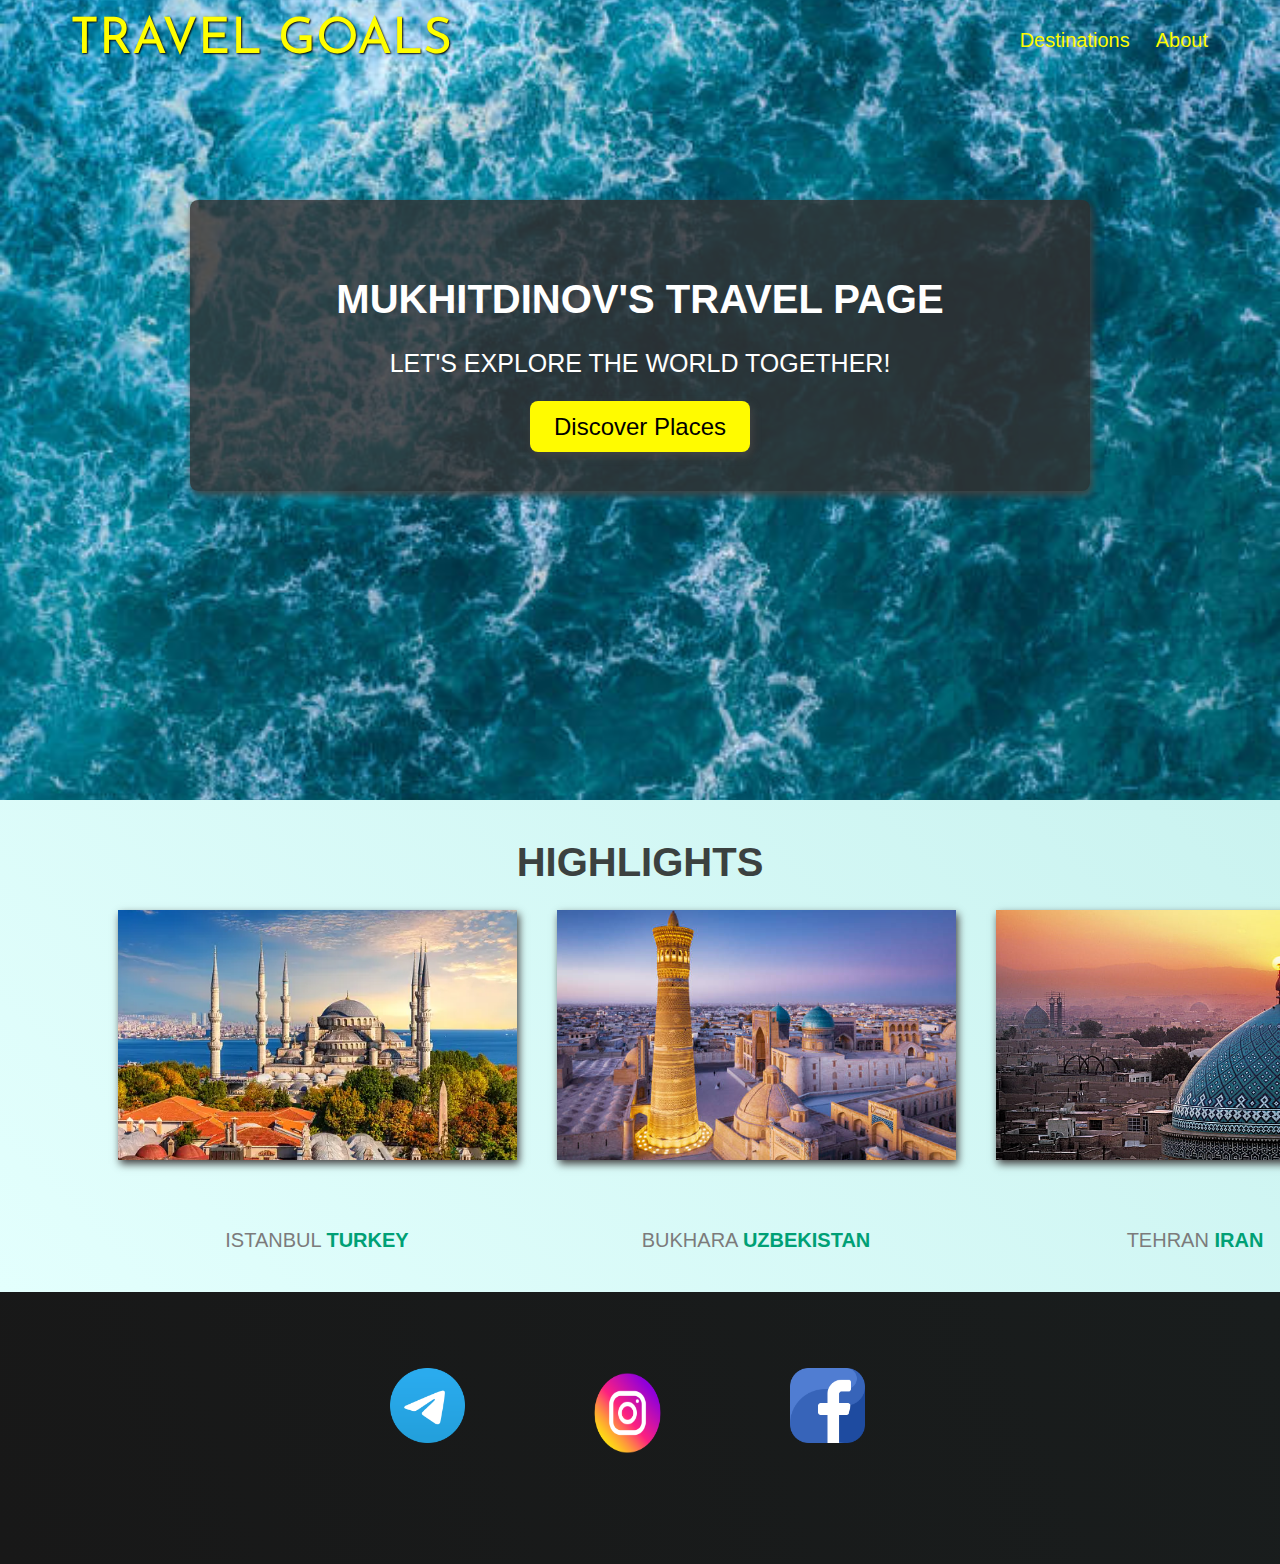
<file: index.html>
<!DOCTYPE html>
<html lang="en">
<head>
    <link rel="preconnect" href="https://fonts.googleapis.com">
<link rel="preconnect" href="https://fonts.gstatic.com" crossorigin>
<link href="https://fonts.googleapis.com/css2?family=Croissant+One&family=Fira+Sans:ital,wght@1,500&family=Josefin+Sans&family=Oswald:wght@700&family=Roboto:ital@1&display=swap" rel="stylesheet">
   <link rel="stylesheet" href="shared.css">
    <link rel="stylesheet" href="styles.css">
    <title>Travel Goals</title>
</head>
<body>
    <header id="container">
        <div id="page-logo">
            <a href="/index.html">Travel Goals</a>
        
        </div>
        <nav> 
            <ul>
                <li><a href="/places.html">Destinations</a></li>
                <li>
                    <a href="">
                    About
                    </a>
                </li>
            </ul>
         </nav>
    </header>
    <main>
        <section id="hero">
            <div id="hero-content">
                <h1>Mukhitdinov's Travel Page</h1>
                <p>Let's explore the world together!</p>
                <a href="/places.html">Discover Places</a>
            </div>
        </section>
        <section id="highlights"> 
            <h2>Highlights</h2>
            <ul id="destinations">
                <li class="destinations">
                    <img src="/images/places/istanbul.jpg" alt="istanbul">
                    <p>Istanbul <strong>TURKEY</strong></p>
                </li>
                <li class="destinations">
                    <img src="/images/places/bukhara.jpg" alt="bukhara">
                    <p>Bukhara <strong>UZBEKISTAN</strong></p>
                </li>
                <li class="destinations">
                    <img src="/images/places/tehran.jpg" alt="tehran">
                    <p>Tehran <strong>IRAN</strong></p>
                </li>
            </ul>
        </section>
    </main>
    <footer>
        <ul>
            <li><a href="https://www.telegram.com"></a> <img src="/images/icons/telegram.png" alt="telegram"></li>
            <li style="width: 100px; height: 120px;"><a href="https://www.instagram.com"></a> <img src="/images/icons/instagram.png" alt="instagram"> </li>
            <li><a href="https://www.facebook.com"></a> <img src="/images/icons/facebook.png" alt="facebook"> </li>
        </ul>

    </footer>
</body>
</html>
</file>
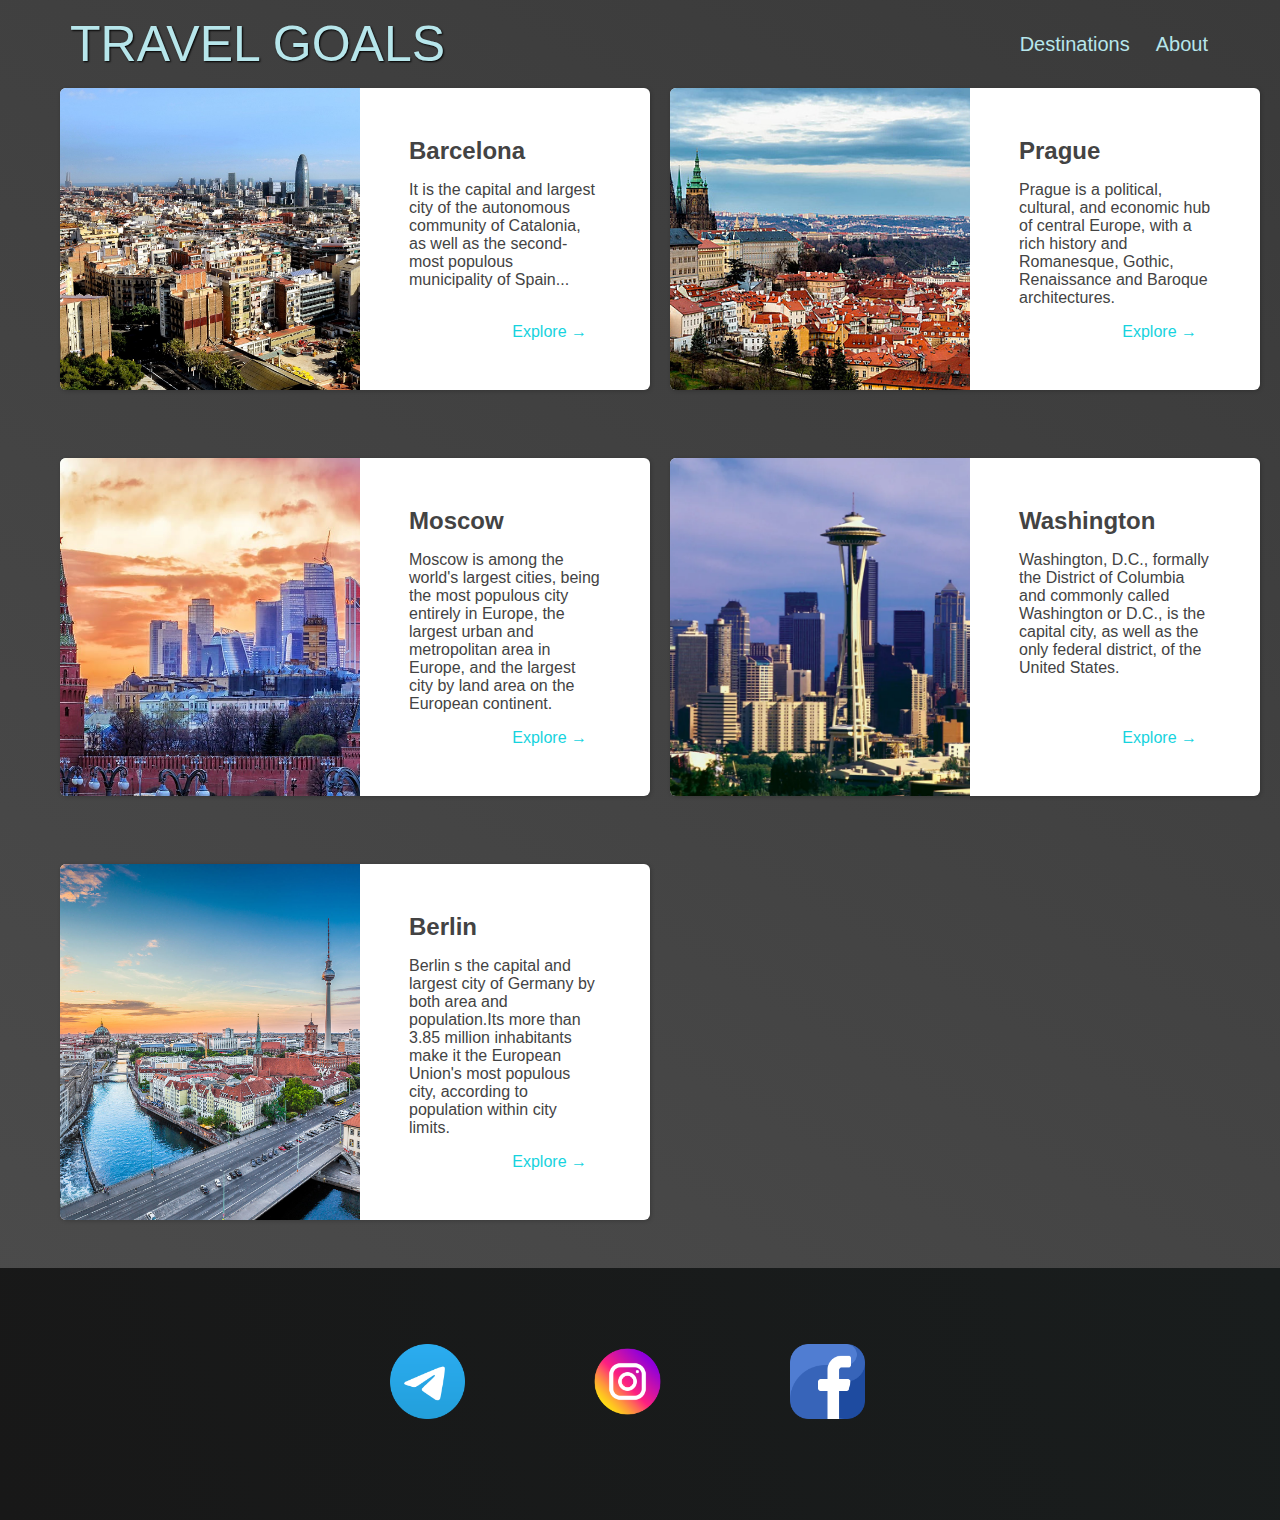
<file: places.html>
<!DOCTYPE html>
<html lang="en">
<head>
    <meta charset="UTF-8"/>
   <link rel="stylesheet" href="shared.css">
    <link rel="stylesheet" href="places.css">
    <title>Travel Goals</title>
</head>
<body>
    <header id="container">
        <div id="page-logo">
            <a href="/index.html">Travel Goals</a>
        
        </div>
        <nav> 
            <ul>
                <li><a href="/places.html">Destinations</a></li>
                <li>
                    <a href="">
                    About
                    </a>
                </li>
            </ul>
         </nav>
    </header>
    <main>
        <ul>
            <li>
                <img src="/images/places/barcelona.jpg" alt="barcelona city">
                <div class="item-content">
                    <div>
                        <h2>Barcelona</h2>
                        <p>
                            It is the capital and largest city of the autonomous community of Catalonia, as well as the second-most populous municipality of Spain...
                        </p>
                    </div>
                    <div class="actions">
                        <a href="https://wikipedia.org/wiki/Barcelona">Explore &#x2192 </a>
                    </div>
                </div>
            </li>
            <li>
                <img src="/images/places/prague.png" alt="prague city">
                <div class="item-content">
                    <div>
                        <h2>Prague</h2>
                        <p>
                            Prague is a political, cultural, and economic hub of central Europe, with a rich history and Romanesque, Gothic, Renaissance and Baroque architectures.
                        </p>
                    </div>
                    <div class="actions">
                        <a href="https://wikipedia.org/wiki/Prague">Explore &#x2192</a>
                    </div>
                </div>
            </li>
            <li>
                <img src="/images/places/moscow.png" alt="moscow city">
                <div class="item-content">
                    <div>
                        <h2>Moscow</h2>
                        <p>
                            Moscow is among the world's largest cities, being the most populous city entirely in Europe, the largest urban and metropolitan area in Europe, and the largest city by land area on the European continent.
                        </p>
                    </div>
                    <div class="actions">
                        <a href="https://wikipedia.org/wiki/Moscow">Explore &#x2192</a>
                    </div>
                </div>
            </li>
            <li>
                <img src="/images/places/washington.png" alt="washington city">
                <div class="item-content">
                    <div>
                        <h2>Washington</h2>
                        <p>
                            Washington, D.C., formally the District of Columbia and commonly called Washington or D.C., is the capital city, as well as the only federal district, of the United States.
                        </p>
                    </div>
                    <div class="actions">
                        <a href="https://wikipedia.org/wiki/Washington">Explore &#x2192</a>
                    </div>
                </div>
            </li>
            <li>
                <img src="/images/places/berlin.png" alt="berlin city">
                <div class="item-content">
                    <div>
                        <h2>Berlin</h2>
                        <p>
                            Berlin s the capital and largest city of Germany by both area and population.Its more than 3.85 million inhabitants make it the European Union's most populous city, according to population within city limits.
                        </p>
                    </div>
                    <div class="actions">
                        <a href="https://wikipedia.org/wiki/Berlin">Explore &#x2192</a>
                    </div>
                </div>
            </li>

        </ul>
    </main>
    <footer>
        <ul>
            <li><a href="https://www.telegram.com"></a> <img src="/images/icons/telegram.png" alt="telegram"></li>
            <li><a href="https://www.instagram.com"></a> <img src="/images/icons/instagram.png" alt="instagram"> </li>
            <li><a href="https://www.facebook.com"></a> <img src="/images/icons/facebook.png" alt="facebook"> </li>
        </ul>

    </footer>
</body>
</html>
</file>
<file: shared.css>
body{
    font-family: "Quicksand", sans-serif;
    margin: 0;
}
ul{
    list-style: none;
    margin: 0;
    padding: o;
}
header{
    display: flex;
    justify-content: space-between;
    align-items: center;
    padding: 15px 60px;
    position: absolute;
    width: 100%;
    box-sizing: border-box;
}
header ul {
 display: flex;
}
header li{
    margin-left: 2px;
}
#page-logo a{
    padding: 10px;
    font-family: 'Josefin Sans', sans-serif;
    color: yellow;
    font-size: 50px;
    text-decoration: none;
    text-transform: uppercase;
    text-shadow: 1px 1px 2px black;
    text-align: center;

}

header a {
    color: rgb(255, 251, 0);
    text-decoration: none;
    font-size: 20px;
    padding: 12px;
    text-shadow: 1px 1px 2px rgba(0, 0, 0, 0);
    border-radius: 6px;
}
header nav li :hover {
    color: rgb(77, 77, 77);
    background-color: rgb(255, 251, 0);
}
footer{
    padding: 36px 0;
    background: linear-gradient(70deg, rgb(24, 24, 24), rgb(25, 29, 29));
}
 
footer ul{
    display: flex;
    justify-content: center;
    padding: 40px;
}
  
footer li{
    width: 100px;
    height: 100px;
    margin: 0 50px;
  
}
footer img{
    width: 75%;
    height: 75%;
    
}
</file>
<file: styles.css>
#hero {
    height: 800px;
    background-image: url("/images/places/ocean.jpg");
    background-position: center;
    background-size: cover;
}
#hero-content {
    width: 900px;
    background-color: rgba(51, 47, 47, 0.8);
    box-shadow: 2px 4px 8px rgb(69, 67, 67);
    border-radius: 8px;
    text-align: center;
    padding: 50px 0;
    margin: 0 auto;
    position: relative;
    top: 200px;
}
#hero-content h1{
    color: white;
    text-transform: uppercase;
    font-size: 40px;
    font-family: sans-serif;
}
#hero-content p{
    color: white;
    text-transform: uppercase;
    font-size: 25px;
    font-family: sans-serif;
    font-weight: 300px;
    margin-bottom: 35px;
}
#hero-content a{
    text-decoration: none;
    background-color: rgb(255, 251, 0);
    padding: 12px 24px;
    color: black;
    font-size: 24px;
    font-weight: 700px;
    border-radius: 8px;
    box-shadow: 2px 4px 8px rgb(67, 67, 67);
}
#hero-content a :hover{
    background-color: rgb(255, 238, 0);
}

#highlights {
    padding: 15px;
    background: linear-gradient(45deg, rgb(227, 255, 253), rgb(202, 243, 240) );

}

#highlights h2 {
    text-align: center;
    text-transform: uppercase;
    font-size: 40px;
    color: rgb(59, 65, 64);
    margin: 25px 0;
}

.destinations img{
    height: 250px;
    width: 399px;
    margin: auto;
    margin-bottom: 40px;
    box-shadow: 2px 4px 8px rgb(68, 67, 67);
    border: 10px;
    object-fit: cover;
    
}
#destinations {
    display: flex;
    width: 90%;
    margin: auto;

}
.destinations{
    margin: 0 20px;
    text-transform: uppercase;
}
.destinations p{
    text-align: center;
    font-size: 20px;
    color: rgb(124, 123, 123);
    margin: 25px 0;
}
.destinations strong{
    color: rgb(0, 160, 117);
}
</file>
<file: places.css>
body{
    background: linear-gradient(30deg, rgb(77 ,77 ,77), rgb(58, 58, 58));
    color: rgb(67 ,67 ,67);
}

#page-logo a {
    color: rgb(183, 230, 235);
}

header{
    position: static;
}

header a{
    color: rgb(183, 230, 235);
}

header nav a:hover{
    background-color: rgb(183, 230, 235);
    color: rgb(58, 58, 58);
}

main li img{
    width: 300px;
    height: 350; 
    object-fit: cover;
}

main ul{
    width: 1200px;
    margin: 0 auto;
    display: grid;
    grid-template-columns: 1fr 1fr;
    gap: 20px 20px;
}
main li{
    display:flex;
    margin: 0 auto 48px auto;
    background-color: white;
    box-shadow: 1px 1px 4px rgba(0, 0, 0, 0.2);
    border-radius: 6px;
    overflow: hidden;
   
}
.item-content{
    padding: 24px;
    display: flex;
    flex-direction: column;
    justify-content: space-between;
    margin: 25px;
}

.item-content h2{
    margin: 0;
}

.actions {
    text-decoration: none;
    text-align: right;
}
.actions a{
    text-decoration: none;
    padding: 14px;
    color: rgb(22, 211, 222);
    border-radius: 5px;
}
.actions a:hover{
    background-color: rgb(235, 253, 255);
}
li :nth-of-type(3) {
    grid-column: 1 / span 2;
}
</file>
